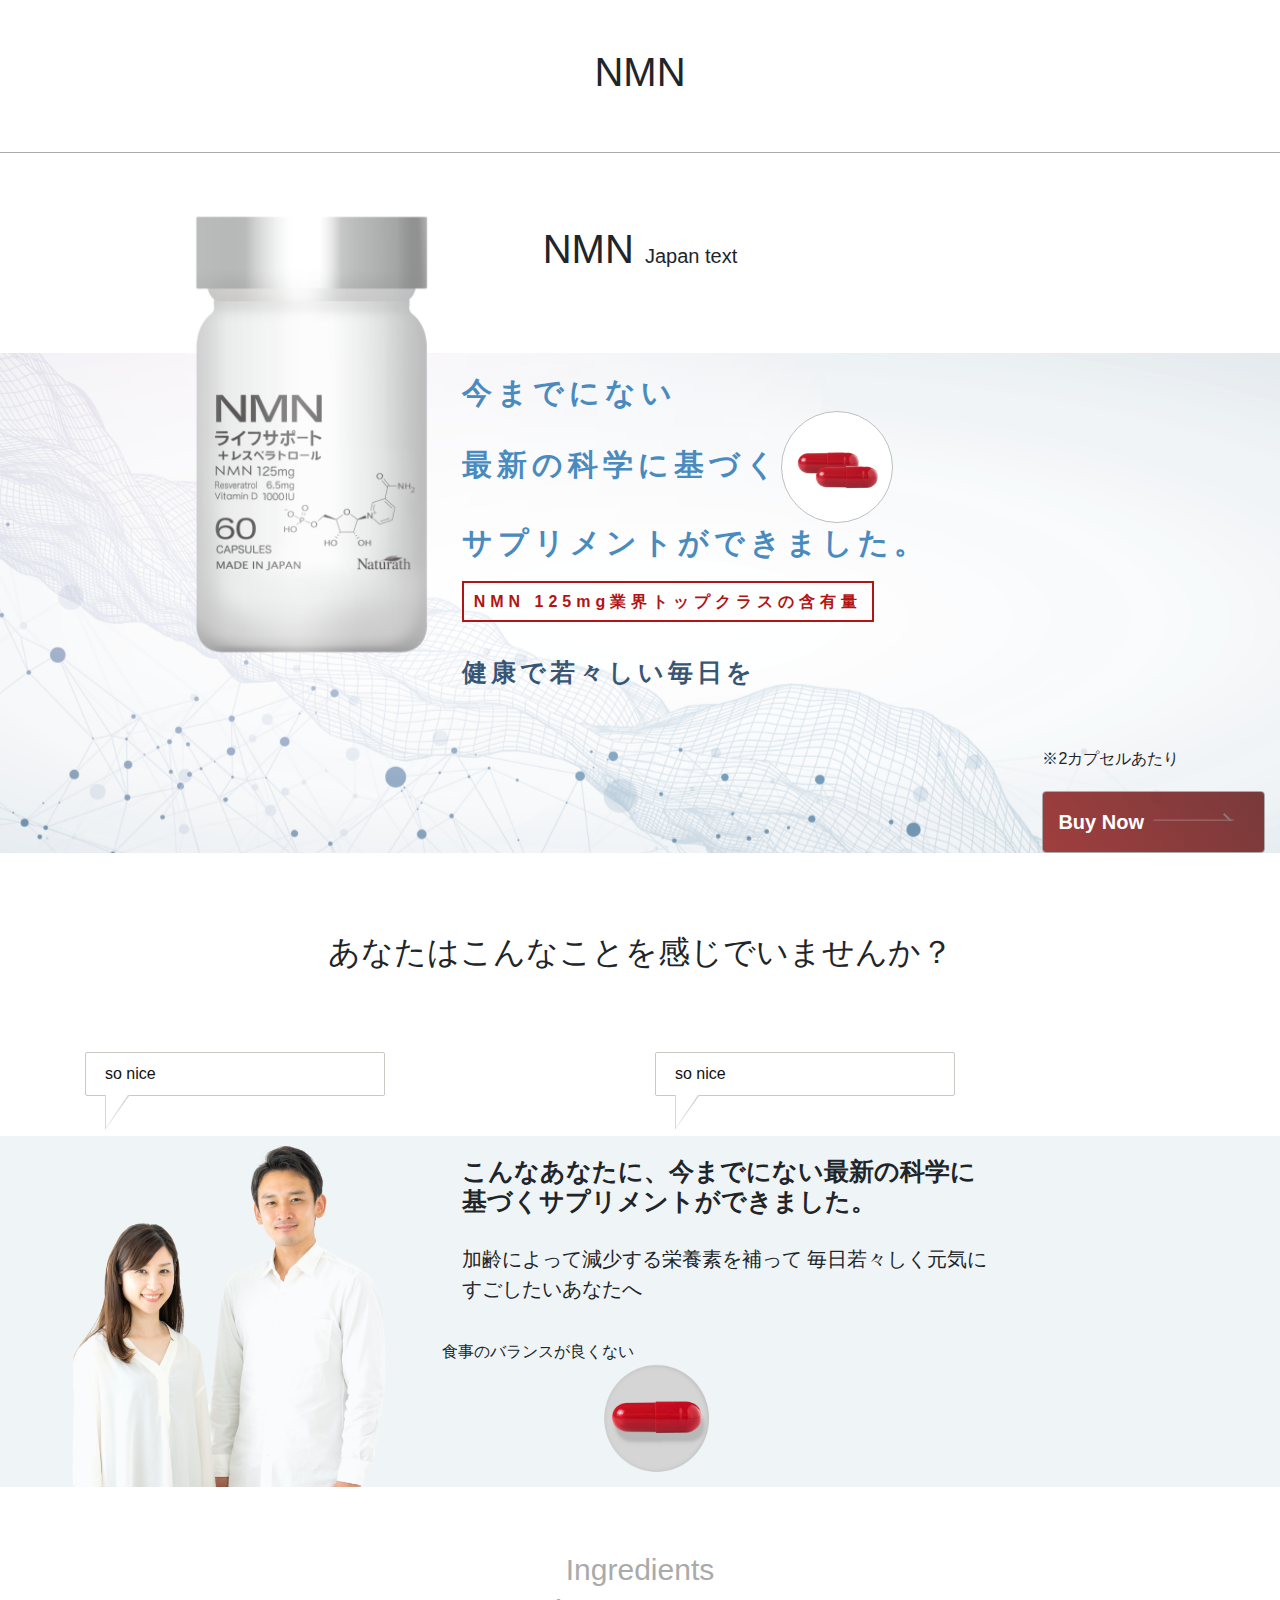
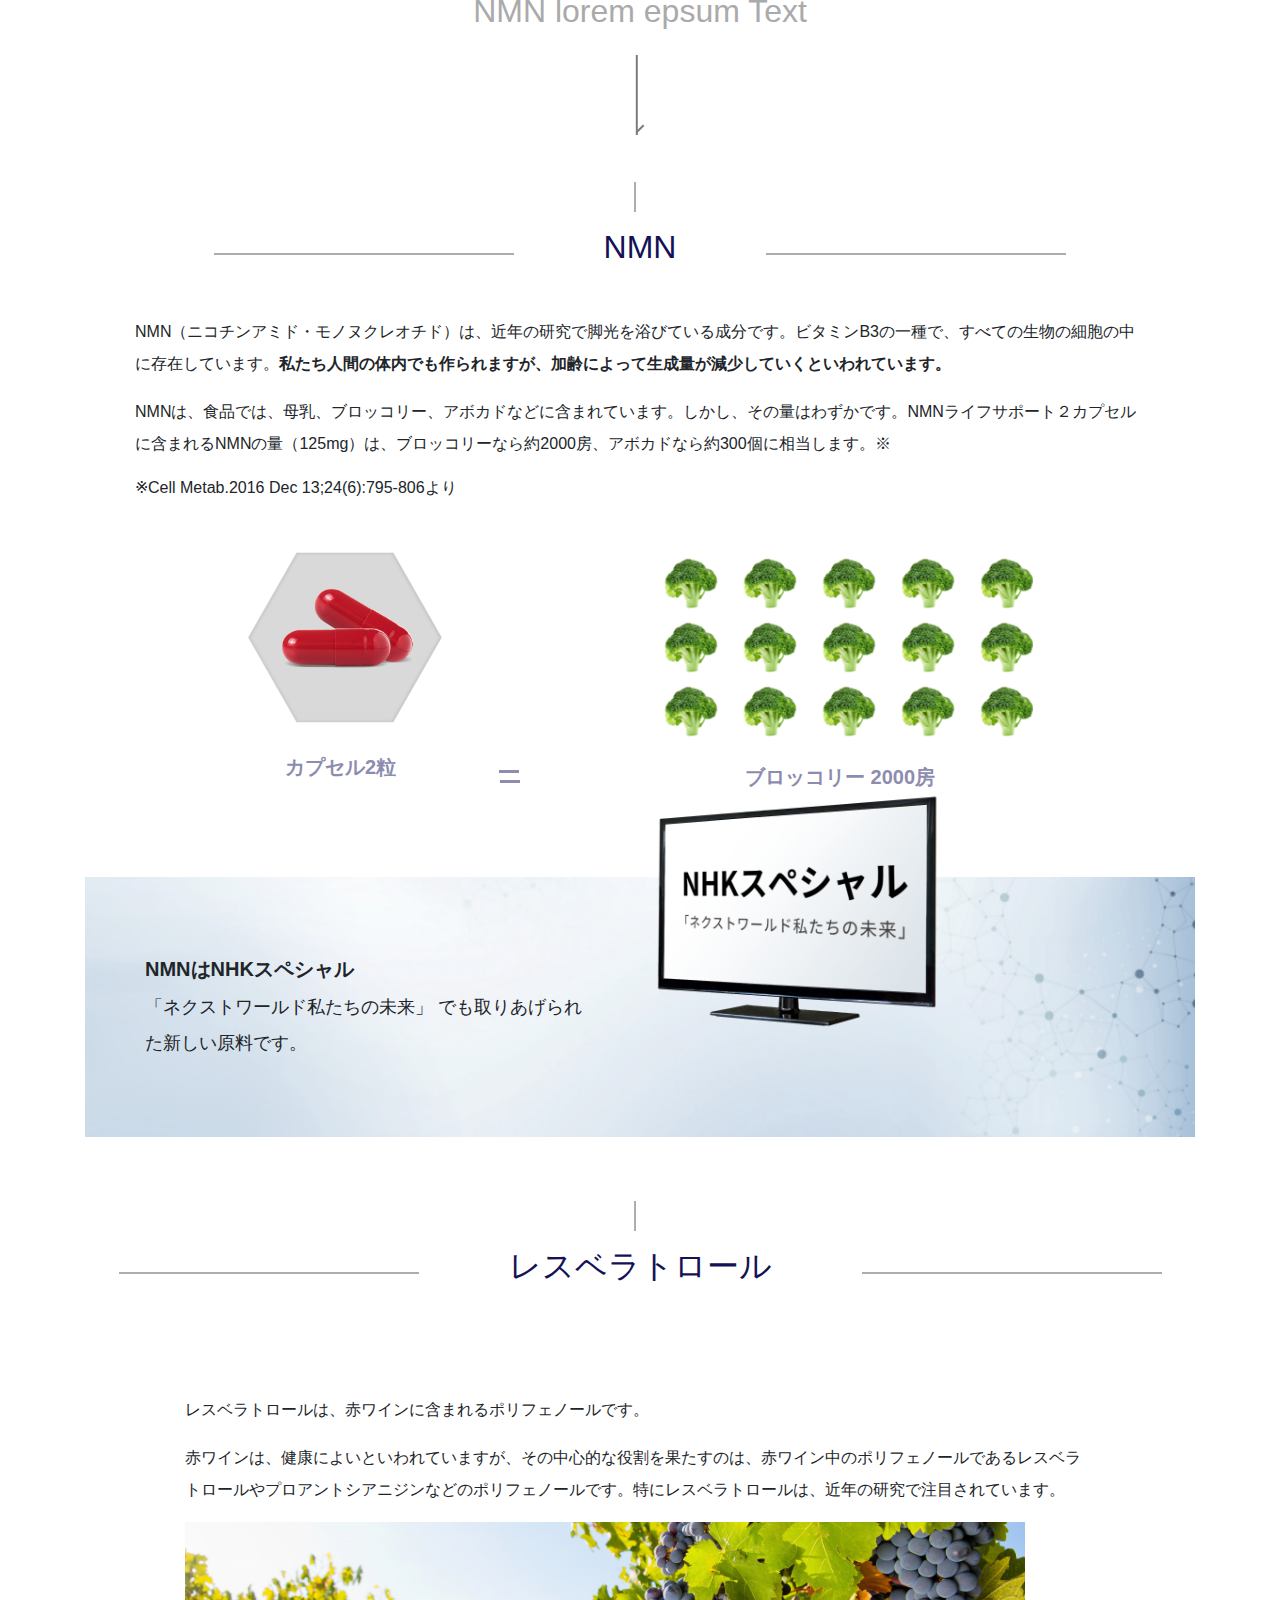
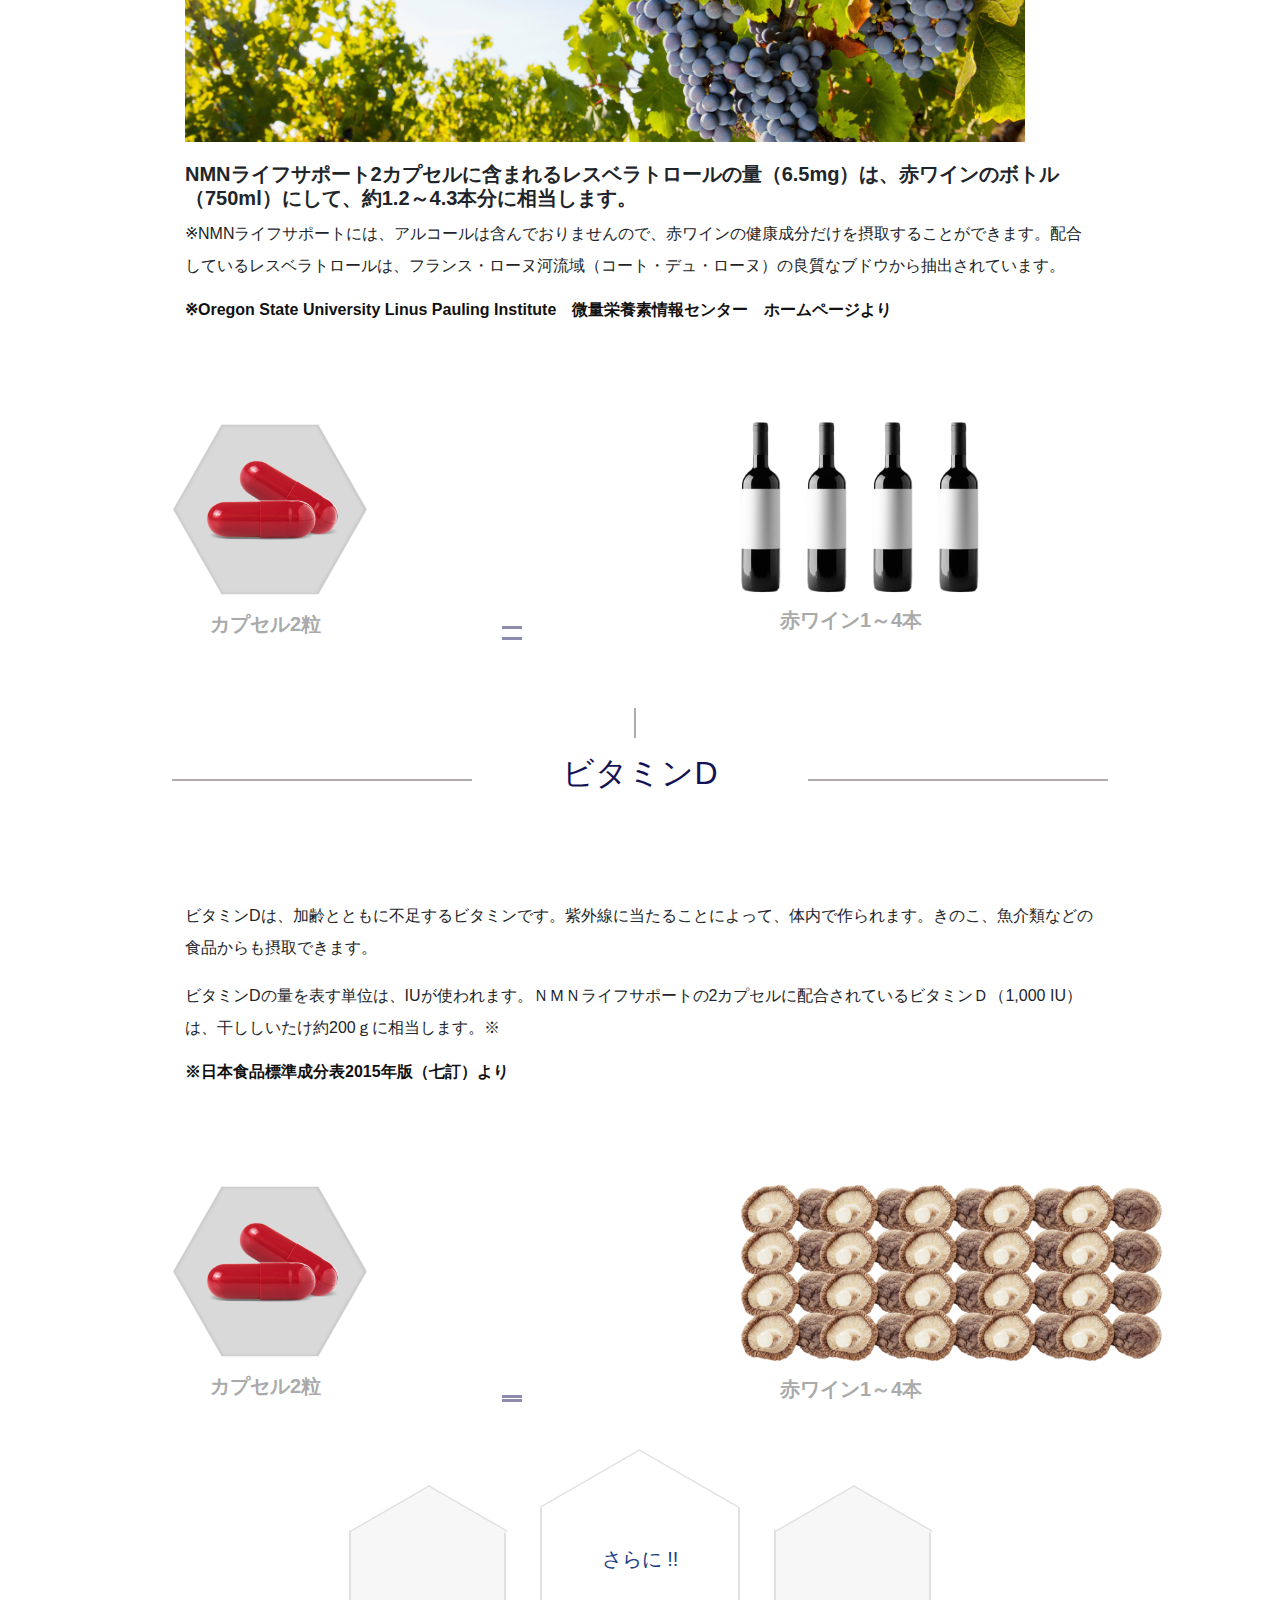
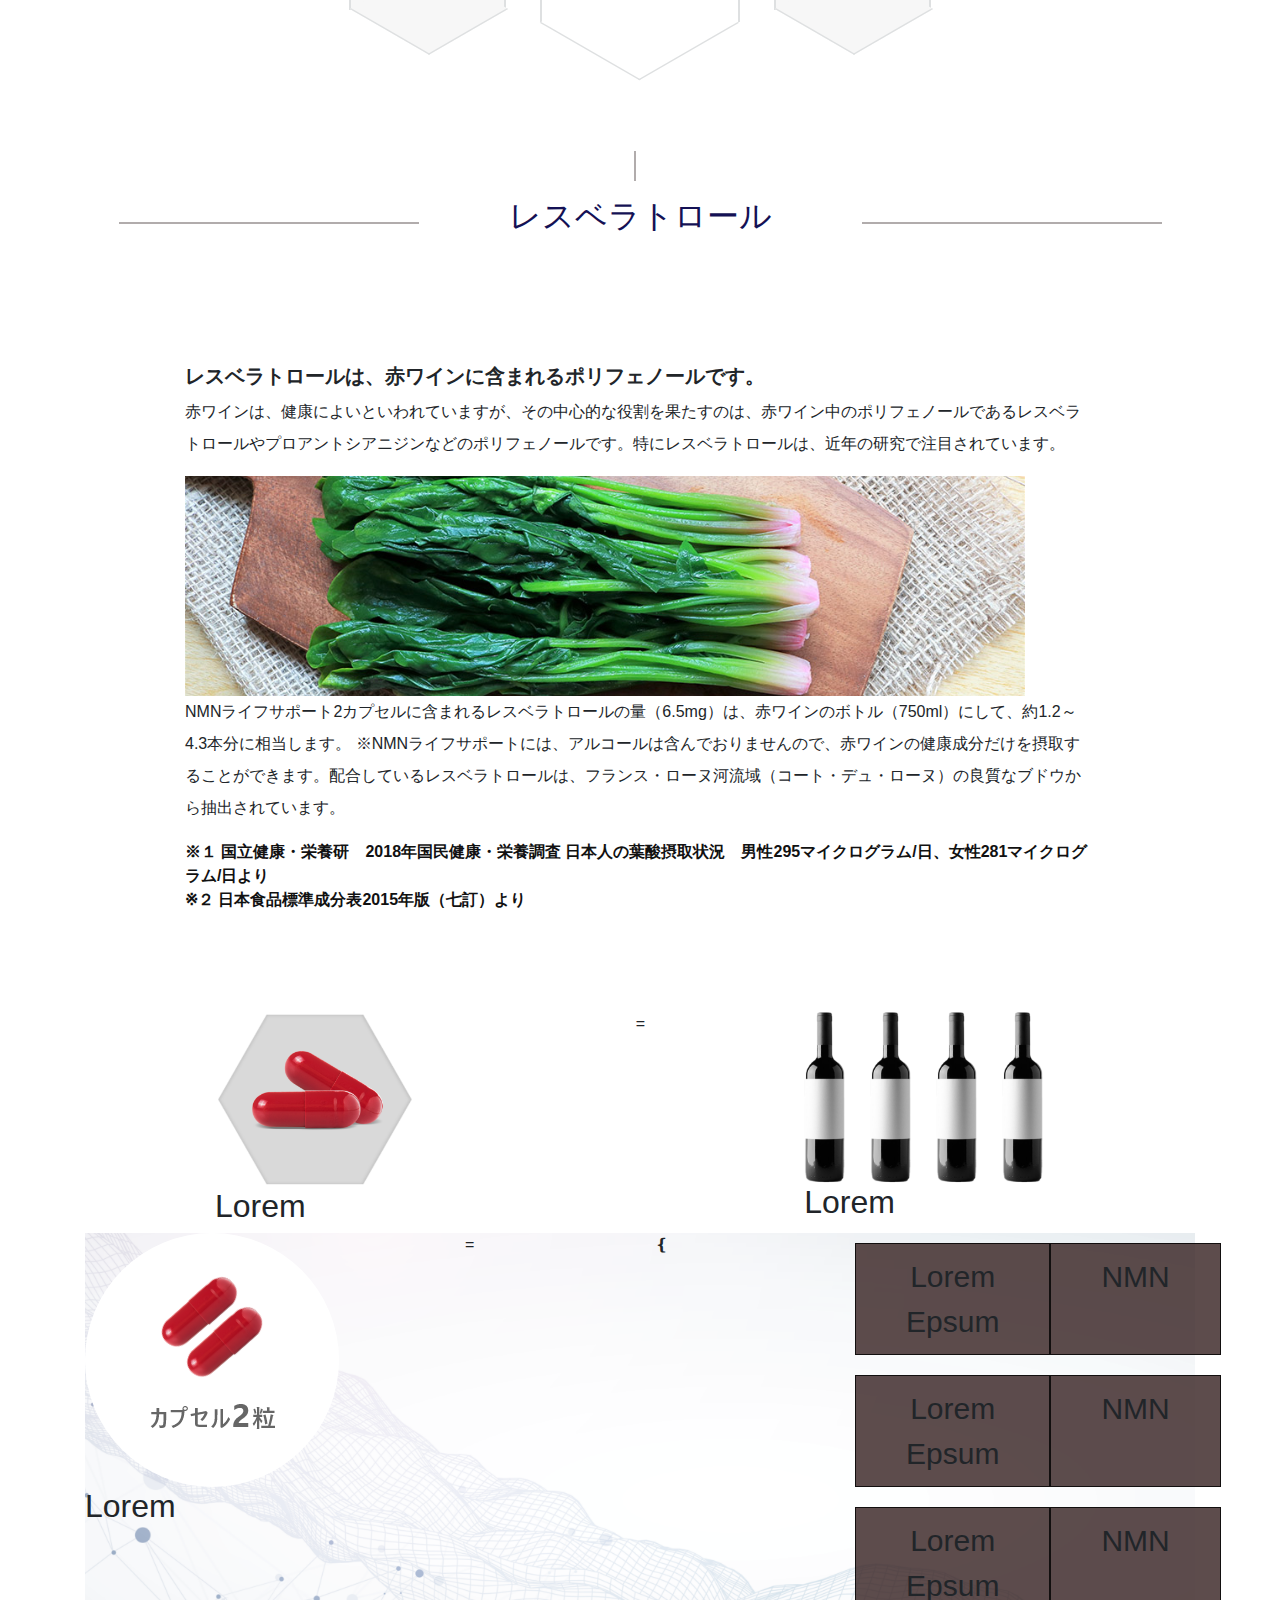
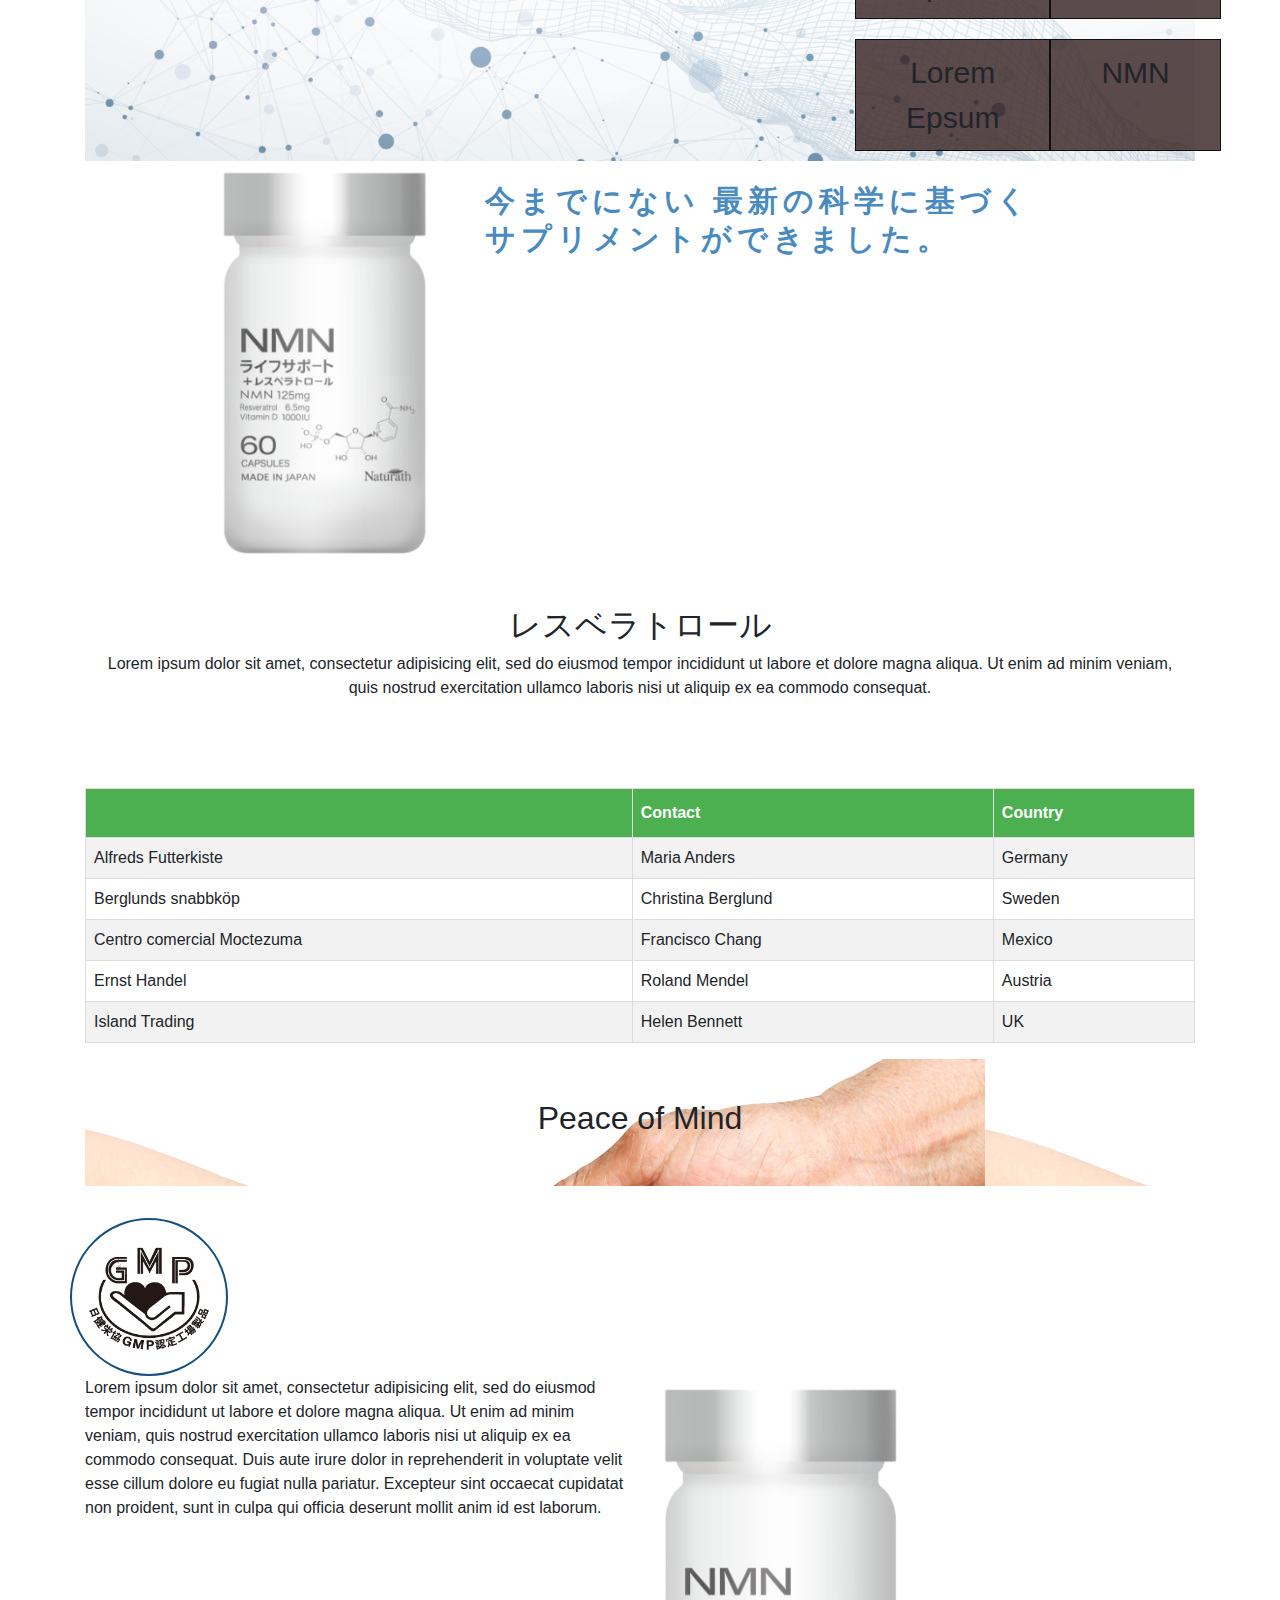
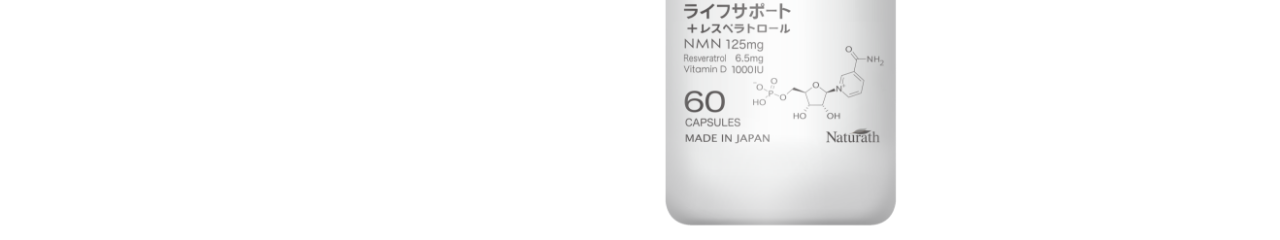
<file: NMN Design/index.html>
<!DOCTYPE html>
<html>
   <head>
      <title>NMN Design</title>
      <meta charset="utf-8">
      <meta name="viewport" content="width=device-width, initial-scale=1">
      <link rel="stylesheet" href="https://maxcdn.bootstrapcdn.com/bootstrap/4.5.2/css/bootstrap.min.css">
      <link rel="stylesheet" type="text/css" href="https://fonts.google.com/specimen/Noto+Sans+JP">
      <link rel="stylesheet" type="text/css" href="common/css/reset.css">
      <link rel="stylesheet" type="text/css" href="common/css/style.css">
   </head>
   <body>
      <div class="logo text-center">
         <h1>NMN</h1>
      </div>
      <div class="container-fluid">
         <div class="header text-center">
            <h1>NMN <span>Japan text</span></h1>
         </div>
         <div class="banner">
         <div class="row" style="background-image:url('img/bg.png');">
            <div class="col-md-4">
                  <img src="img/img-1.png" class="img-fluid">
            </div>
            <div class="col-md-8">
               <div class="text">
                  <h2><span>今までにない </span><br><span>最新の科学に基づく</span><img src="img/img-2.png"><span> <br>サプリメントができました。</span></h2>
                  <span class="bod">NMN 125mg業界トップクラスの含有量</span>
                  <p class="p1">健康で若々しい毎日を</p>
               </div>
               <div class="txt1">
                  <span>※2カプセルあたり</span><br>
                  <div class="btn"><a href="#">Buy Now <div class="arrow"></div></a></div>
               </div>
            </div>
         </div>
         </div>
      </div>
      <section class="msg_box">
         <div class="container">
            <div class="header text-center">
               <h2>あなたはこんなことを感じでいませんか？</h2>
            </div>
            <div class="row justify-content-center">
            	<div class="left col-md-6">
            		<div class="msg_icn">
            			<span>so nice</span>
            		</div>
            		
            	</div>
            	<div class="right col-md-6">
            		<div class="msg_icn">
            			<span>so nice</span>
            		</div>
            		
            	</div>
            	
            </div>
        
         </div>
      </section>

      <section class="about">
         <div class="container-fluid">
            <div class="row">
               <div class="col-md-4"><img src="img/about.png"></div>
               <div class="col-md-8">
                  <div class="txt2">
                     <h2>こんなあなたに、今までにない最新の科学に
                        基づくサプリメントができました。
                     </h2>
                     <p>
                        加齢によって減少する栄養素を補って
                        毎日若々しく元気にすごしたいあなたへ
                     </p>
                  </div>
                  <div class="label">
                     <div class="cap"></div>
                     <div class="msg_txt">
            	食事のバランスが良くない
            	 <div class="img"><img src="img/drug-1.png"></div>
            </div>
                    
                  </div>
               </div>
            </div>
         </div>
      </section>
      <section class="block1">
         <div class="container">
         	<div class="header text-center">
               <span>Ingredients</span>
               <h2>NMN lorem epsum Text</h2>

            </div>
            <div class="arrow"></div>
            <div class="sub_txt text-center">


               <h2>NMN</h2>
            </div>
            <div class="para">
               <p>NMN（ニコチンアミド・モノヌクレオチド）は、近年の研究で脚光を浴びている成分です。ビタミンB3の一種で、すべての生物の細胞の中に存在しています。<b>私たち人間の体内でも作られますが、加齢によって生成量が減少していくといわれています。</b></p>
               <p> NMNは、食品では、母乳、ブロッコリー、アボカドなどに含まれています。しかし、その量はわずかです。NMNライフサポート２カプセルに含まれるNMNの量（125mg）は、ブロッコリーなら約2000房、アボカドなら約300個に相当します。※</p>
               <span>※Cell Metab.2016 Dec 13;24(6):795-806より</span>
            </div>
            <div class="equal">
            <div class="row">
               <div class="col-md-6">
                  <img src="img/img-4.png" class="img">
                  <h2 class="eq">カプセル2粒</h2>
               </div>
               <div class="col-md-6">
                  <img src="img/img_2.png" class="img1">
                  <h2 class="eq1">ブロッコリー 2000房</h2>
               </div>
            </div>
            </div>
            <div class="txt_pc" style="background-image: url('img/bg-1.png');">
               <div class="row">
                  <div class="col-md-6">
                     <div class="txt">
                        <h3>NMNはNHKスペシャル</h3>
                        <p>「ネクストワールド私たちの未来」 でも取りあげられた新しい原料です。</p>
                     </div>
                  </div>
                  <div class="col-md-6">
                     <img src="img/pc.png" class="img-fluid">
                  </div>
               </div>
            </div>
         </div>
      </section>
      <section class="block2">
         <div class="container">
            <div class="sub_txt text-center">
               <h2>レスベラトロール</h2>
            </div>
            <div class="txt">
               <p>レスベラトロールは、赤ワインに含まれるポリフェノールです。</p>
               <p>赤ワインは、健康によいといわれていますが、その中心的な役割を果たすのは、赤ワイン中のポリフェノールであるレスベラトロールやプロアントシアニジンなどのポリフェノールです。特にレスベラトロールは、近年の研究で注目されています。</p>
               <img src="img/grape.png" class="img-fluid">
               <h3>NMNライフサポート2カプセルに含まれるレスベラトロールの量（6.5mg）は、赤ワインのボトル（750ml）にして、約1.2～4.3本分に相当します。</h3>
                  <p>※NMNライフサポートには、アルコールは含んでおりませんので、赤ワインの健康成分だけを摂取することができます。配合しているレスベラトロールは、フランス・ローヌ河流域（コート・デュ・ローヌ）の良質なブドウから抽出されています。
               </p>
               <a href="#">※Oregon State University Linus Pauling Institute　微量栄養素情報センター　ホームページより</a>
            </div>
            <div class="img_eql">
               <div class="row">
                  <div class="col-md-6">
                     <img src="img/img-4.png" class="img-fluid">
                     <h2 class="eq">カプセル2粒</h2>
                  </div>
                
                  <div class="col-md-6">
                     <img src="img/wine.png" class="img-fluid">
                     <h2 class="eq1">赤ワイン1～4本</h2>
                  </div>
               </div>
            </div>
         </div>
      </section>
      <section class="block3">
         <div class="container">
            <div class="sub_txt text-center">
               <h2>ビタミンD</h2>
            </div>
            <div class="txt">
               <p>ビタミンDは、加齢とともに不足するビタミンです。紫外線に当たることによって、体内で作られます。きのこ、魚介類などの食品からも摂取できます。</p>
               <p>ビタミンDの量を表す単位は、IUが使われます。ＮＭＮライフサポートの2カプセルに配合されているビタミンＤ（1,000 IU）は、干ししいたけ約200ｇに相当します。※</p>
               <a href="#">※日本食品標準成分表2015年版（七訂）より</a>
            </div>
            <div class="img_eql">
               <div class="row">
                  <div class="col-md-6">
                     <img src="img/img-4.png" class="img-fluid">
                     <h2 class="eq">カプセル2粒</h2>
                  </div>
                
                  <div class="col-md-6">
                     <img src="img/img_1.png" class="img-fluid">
                     <h2 class="eq1">赤ワイン1～4本</h2>
                  </div>
               </div>
            </div>
            <div class="hexa">
            	 <div class="hexa_side">
                </div>
            <div class="hexagon">
               <div class="text">
                  <h2>さらに !!</h2>
               </div>
            </div>
            <div class="hexa_side">
            </div>
            </div>
         
           
         </div>
      </section>
      <section class="block4">
         <div class="container">
            <div class="sub_txt text-center">
               <h2>レスベラトロール</h2>
            </div>
            <div class="txt">
               <h3>レスベラトロールは、赤ワインに含まれるポリフェノールです。</h3>
               <p>赤ワインは、健康によいといわれていますが、その中心的な役割を果たすのは、赤ワイン中のポリフェノールであるレスベラトロールやプロアントシアニジンなどのポリフェノールです。特にレスベラトロールは、近年の研究で注目されています。</p>
               <img src="img/slag-1.png" class="img-fluid">
               <p>NMNライフサポート2カプセルに含まれるレスベラトロールの量（6.5mg）は、赤ワインのボトル（750ml）にして、約1.2～4.3本分に相当します。
                  ※NMNライフサポートには、アルコールは含んでおりませんので、赤ワインの健康成分だけを摂取することができます。配合しているレスベラトロールは、フランス・ローヌ河流域（コート・デュ・ローヌ）の良質なブドウから抽出されています。
               </p>
               <a href="#">※１ 国立健康・栄養研　2018年国民健康・栄養調査 日本人の葉酸摂取状況　男性295マイクログラム/日、女性281マイクログラム/日より</a><br>
               <a href="#">※２ 日本食品標準成分表2015年版（七訂）より</a>
            </div>
            <div class="img">
               <div class="row">
                  <div class="col-md-5">
                     <img src="img/img-4.png">
                     <h2>Lorem</h2>
                  </div>
                  <div class="col-md-2">
                     <span>&#61;</span>
                  </div>
                  <div class="col-md-5">
                     <img src="img/wine.png">
                     <h2>Lorem</h2>
                  </div>
               </div>
            </div>
            <div class="carli" style="background-image: url('img/bg.png');">
               <div class="row">
                  <div class="col-md-4">
                     <img src="img/img-3.png">
                     <h2>Lorem</h2>
                  </div>
                  <div class="col-md-2">
                     <span>&#61;</span>
                  </div>
                  <div class="col-md-2">
                     <span>&#10100;</span>
                  </div>
                  <div class="col-md-4">
                     <div class="grid">
                        <div class="grid1"><span>Lorem Epsum</span></div>
                        <div class="grid2"><span>NMN</span></div>
                     </div>
                     <div class="grid">
                        <div class="grid1"><span>Lorem Epsum</span></div>
                        <div class="grid2"><span>NMN</span></div>
                     </div>
                     <div class="grid">
                        <div class="grid1"><span>Lorem Epsum</span></div>
                        <div class="grid2"><span>NMN</span></div>
                     </div>
                     <div class="grid">
                        <div class="grid1"><span>Lorem Epsum</span></div>
                        <div class="grid2"><span>NMN</span></div>
                     </div>
                  </div>
               </div>
            </div>
            <div class="row">
               <div class="col-md-4">
                  <div class="img">
                     <img src="img/img-1.png" class="img-fluid">
                  </div>
               </div>
               <div class="col-md-8">
                  <div class="text">
                     <h2><span>今までにない 最新の科学に基づく <br>サプリメントができました。</span></h2>
                  </div>
               </div>
            </div>
         </div>
      </section>
      <section class="table">
         <div class="container">
            <div class="header text-center">
               <h2>レスベラトロール</h2>
               <p>Lorem ipsum dolor sit amet, consectetur adipisicing elit, sed do eiusmod
                  tempor incididunt ut labore et dolore magna aliqua. Ut enim ad minim veniam,
                  quis nostrud exercitation ullamco laboris nisi ut aliquip ex ea commodo
                  consequat.
               </p>
            </div>
            <table id="customers">
               <tr>
                  <th></th>
                  <th>Contact</th>
                  <th>Country</th>
               </tr>
               <tr>
                  <td>Alfreds Futterkiste</td>
                  <td>Maria Anders</td>
                  <td>Germany</td>
               </tr>
               <tr>
                  <td>Berglunds snabbköp</td>
                  <td>Christina Berglund</td>
                  <td>Sweden</td>
               </tr>
               <tr>
                  <td>Centro comercial Moctezuma</td>
                  <td>Francisco Chang</td>
                  <td>Mexico</td>
               </tr>
               <tr>
                  <td>Ernst Handel</td>
                  <td>Roland Mendel</td>
                  <td>Austria</td>
               </tr>
               <tr>
                  <td>Island Trading</td>
                  <td>Helen Bennett</td>
                  <td>UK</td>
               </tr>
            </table>
         </div>
      </section>
      <section class="peace">
         <div class="container">
            <div class="header text-center"  style="background-image: url('img/hand.png');">
               <h2>Peace of Mind</h2>
            </div>
            <div class="row">
               <img src="img/logo.png" class="img-fluid">
            </div>
            <div class="row">
               <div class="col-md-6">
                  <div class="text">
                     <p>Lorem ipsum dolor sit amet, consectetur adipisicing elit, sed do eiusmod
                        tempor incididunt ut labore et dolore magna aliqua. Ut enim ad minim veniam,
                        quis nostrud exercitation ullamco laboris nisi ut aliquip ex ea commodo
                        consequat. Duis aute irure dolor in reprehenderit in voluptate velit esse
                        cillum dolore eu fugiat nulla pariatur. Excepteur sint occaecat cupidatat non
                        proident, sunt in culpa qui officia deserunt mollit anim id est laborum.
                     </p>
                  </div>
               </div>
               <div class="col-md-4">
                  <img src="img/img-1.png" class="img-fluid">
               </div>
            </div>
         </div>
      </section>
      <script src="https://ajax.googleapis.com/ajax/libs/jquery/3.5.1/jquery.min.js"></script>
      <script src="https://cdnjs.cloudflare.com/ajax/libs/popper.js/1.16.0/umd/popper.min.js"></script>
      <script src="https://maxcdn.bootstrapcdn.com/bootstrap/4.5.2/js/bootstrap.min.js"></script>
   </body>
</html>
</file>
<file: NMN Design/common/css/style.css>
a{
	text-decoration: none!important;
}
.logo {
    padding: 32px 16px;
    margin-bottom: 32px;
    border-bottom: 1px solid #aaa;
}
@media (min-width: 576px){
.logo {
    padding: 48px 32px;
}
}
.header {
    padding: 32px 16px;
    margin-bottom: 32px;
}
@media (min-width: 576px){
.header {
    padding: 40px 20px;
}
}
.header h1 span{
	font-size: 20px;
}
.banner{
	position: relative;
}
.banner .col-md-4 img {
    position: absolute;
    top: -30%;
    float: left;
    padding-left: 40%;
}
.text h2{
	padding:20px;
}
.text h2 span {
    color: #498bbf;
    font-size: 30px;
    font-weight: 600;
    letter-spacing: 5px;
}
.img{
	padding-left: 130px;
}
.text .bod {
    color: #b31414;
    padding: 10px;
    border: 2px solid #b31414;
    margin-left: 20px;
    letter-spacing: 5px;
    font-weight: 400px;
    font-weight: 700;
    margin-bottom: 0px;
}
.text .p1 {
    margin-top: 20px;
    padding: 20px;
    font-size: 25px;
    font-weight: 600;
    letter-spacing: 4px;
    color: #395574;
}
.txt1{
	float: right;
	margin-top:20px;
}
.btn {
    margin-top: 20px;
    background: linear-gradient(50deg, #a03e3e, #5d0f0fcf);
    width: 100%;
    padding: 15px; 
    padding-right: 60px;
    border:1px solid #aaa;
}
.btn a{
	position: relative;
	color: #fff;
    font-weight: 600;
    font-size: 20px;
    padding-right: 60px;
}
.btn a .arrow {
    position: absolute;
    left: 170px;
    width: 1px;
    background: #d6cdcd66;
    transform: rotate(-90deg) translate(-210%, -35px);
    transform-origin: center center;
    bottom: -25px;
}
/*.btn a:after{
	content: "\21C0";
	padding-left: 20px;
}*/
.msg_box{
	margin:40px;
}


.msg_icn {
  display: inline-block;
  position: relative;
  padding:  10px 20px;
  color: #fff;
  box-sizing: border-box;
  max-width: 300px;
  min-width: 80px;
  min-height: 38px;
  justify-content: center;
}
.msg_icn span{
	color: #111;
}
.msg_icn:before {
    content: "";
    position: absolute;
    display: block;
    top: 0;
    left: 0;
    height: 100%;
    width: 300px;
    border: 1px solid #cac8c2;
    border-radius: 2px;
    box-sizing: border-box;
    clip-path: polygon(0% 105%, 0% 0%, 105% 0%, 105% 105%, 43px 105%, 43px 80%, 21px 80%, 21px 105%);
}
.msg_icn:after {
    content: "";
    position: absolute;
    display: block;
    width: 25px;
    height: 35px;
    background: #d8d7d2;
    top: calc(100% - 1px);
    left: 20px;
    box-sizing: border-box;
    clip-path: polygon(0 0, 0% 100%, 100% 0%, calc(100% - 2px) 0, 1px calc(100% - 2px), 1px 0);
}

.about{
	background-color: #eff5f7;
}
.about .txt2{
	width: 70%;
	padding:20px;
}
.about .txt2 h2{
	font-size: 25px;
    font-weight: 600;
}
.about .txt2 p{
	padding-top: 20px;
    font-size: 20px;
    font-weight: 400;

}
.about img{
	padding-left: 30px;
}
.para{
	justify-content: center;
	align-items: center;
	text-align: justify-all;
	margin: 30px;
}
.block1{
	margin:40px;
}
.block1 .header{
	font-size: 30px;
    padding: 20px;
    padding-bottom: 20px;
    color: #aaa;
}
.block1 .sub_txt{
	color: #9595af;
    font-size: 35px;
    margin-top: 100px;
}
.arrow {
    position: absolute;
    left: 50%;
    width: 2px;
    height: 80px;
    background: #807a7a;
    transform: rotate(0deg) translate(-210%, -35px);
    transform-origin: center center;
}
.arrow::after {
    position: absolute;
    content: "";
    width: 2px;
    height: 10px;
    background: #807a7a;
    transform: rotate(45deg) translate(-210%, -35px);
    transform-origin: bottom;
    bottom: -25px;
    right: 22px;
}      
 .sub_txt{
 	position: relative;
 	padding-top: 50px;
 }  
 .sub_txt h2 {
    padding-top: 20px;
    color: #141155;
}   
.sub_txt:before {
    position: absolute;
    content: "";
    width: 30px;
    height: 2px;
    background: #b1acac;
    transform: rotate(90deg) translate(-40%, 20px);
    transform-origin: center center;
}    
 .sub_txt h2::before {
    position: absolute;
    content: "";
    width: 300px;
    height: 2px;
    background: #b1acac;
    transform: rotate(180deg) translate(130%, -25px);
}
 .sub_txt h2::after {
    position: absolute;
    content: "";
    width: 300px;
    height: 2px;
    background: #b1acac;
    transform: rotate(180deg) translate(-30%, -25px);
}
 .clip-block {
    display: table-cell;
    vertical-align: middle;
  }

.clip-caption {
  width: 100%;
  position: absolute;
  top: 50%;
  -ms-transform: translateY(-50%);
  -webkit-transform: translateY(-50%);
  transform: translateY(-50%);
  text-align: center;
}
.block1 .equal{
	margin: 30px;
}
.block1 .equal h2{
	position: relative;
	font-size: 20px;
	color: #8d8caf;
	font-weight: 600;
	padding: 20px;


}
.block1 .equal .eq{
	padding-left: 170px!important;
	padding-top: 30px;
}
.block1 .equal .eq1{
	padding-left: 90px!important;
}


.block1 .equal .eq:after {
    position: absolute;
    content: "";
    left: 80%;
    width: 20px;
    height: 3px;
    background: #8d8caf;
    transform: rotate(180deg) translate(120%, -15px);
}
.block1 .equal .eq1:before {
    position: absolute;
    content: "";
    width: 20px;
    right: 100%;
    height: 3px;
    background: #8d8caf;
    transform: rotate(-180deg) translate(135px, -15px);
}
.block1 .para{
	padding:20px;

}
.block1 .para p{
	line-height: 2;
}
.block1 .para span{
	font-size: 16px;
	font-weight: 500;
	padding-top: 20px;

}
.txt_pc{
	position: relative;
	background-repeat: no-repeat;
	background-size: cover;
	padding:30px;
	margin-top: 60px;
}
.txt_pc .txt{
	padding:30px;
}

.txt_pc .txt h2{
	font-size: 20px;
}
.txt_pc .txt p{
	font-size: 18px;
	font-weight: 500;
}
.txt_pc img{
	position: absolute;
	top: -60%;
}

.grid {
  display: grid;
  grid-template-columns: auto auto auto;
  padding: 10px;
}

.grid1{
    background-color: rgba(52, 31, 31, 0.8);
    border: 1px solid rgba(0, 0, 0, 0.8);
    /* padding: 20px; */
    padding-left: 50px;
    padding-right: 50px;
    padding-top: 10px;
    padding-bottom: 10px;
    font-size: 30px;
    text-align: center;
    column-width: 100%;
}
.grid2{
    background-color: rgba(52, 31, 31, 0.8);
    border: 1px solid rgba(0, 0, 0, 0.8);
    /* padding: 20px; */
    padding-left: 50px;
    padding-right: 50px;
    padding-top: 10px;
    padding-bottom: 10px;
    font-size: 30px;
    text-align: center;
    column-width: 100%;
}
#customers {
  border-collapse: collapse;
  width: 100%;
}

#customers td, #customers th {
  border: 1px solid #ddd;
  padding: 8px;
}

#customers tr:nth-child(even){background-color: #f2f2f2;}

#customers tr:hover {background-color: #ddd;}

#customers th {
  padding-top: 12px;
  padding-bottom: 12px;
  text-align: left;
  background-color: #4CAF50;
  color: white;
}
.box {
    width: 380px;
    height: auto;
    background-color: black;
    color: #fff;
    padding: 15px;
    position: relative;
    margin: 40px;
    float: left;
}



.box.arrow-bottom:after {
    content: " ";
    position: absolute;
    /* right: 30px; */
    bottom: -15px;
    border-top: 15px solid black;
    border-right: 15px solid transparent;
    /* border-left: 15px solid transparent; */
    border-bottom: none;
}


@media only screen and (min-width:240px) and (max-width: 768px){
    .box{
        display: block;
        float: none;
        margin: 40px auto;
    }
}
.block2{
	margin:40px;
}
 .txt{
  padding:100px;
}
 .txt h3{
	padding-top: 20px;
	font-size: 20px;
	font-weight: 600;
}
.txt p{
	line-height: 2;
	font-size: 16px;
	text-align: justify-all;

}
.txt a{
	color: #111;
	font-weight: 600;
}
.img_eql .col-md-6{
  padding-left: 100px;
}
 .img_eql h2{
	font-size: 20px;
	font-weight: 600;
	color: #aaa;
	padding-left: 40px;
	padding-top: 15px;
}

 .img_eql .eq:after {
    position: absolute;
    content: "";
    left: 80%;
    width: 20px;
    height: 3px;
    background: #8d8caf;
    transform: rotate(180deg) translate(120%, -25px);
}
.img_eql .eq1:before {
    position: absolute;
    content: "";
    width: 20px;
    right: 97%;
    height: 3px;
    background: #8d8caf;
    transform: rotate(-180deg) translate(135px, -18px);
}
.block3{
	margin:40px;
}
.block3 .hexa{
	margin:40px;
	text-align: center;
}
.block3 .hexa .hexagon{
	margin-left: 30px;
	margin-right: 30px;
}
.hexagon .text{
      position: absolute;
    z-index: 1000;
    width: 100%;
    text-align: center;
}
.hexagon .text h2 {
    padding: 20px;
    font-size: 20px;
    padding-top: 40px;
    color: #174084;
}
.hexagon {
	display: inline-block;
  position: relative;
  width: 200px; 
  height: 115.47px;
  background-color: #ffffff;
  margin: 57.74px 0;
  border-left: solid 2px #dee0e1;
  border-right: solid 2px #dee0e1;
}

.hexagon:before,
.hexagon:after {
  content: "";
  position: absolute;
  z-index: 1;
  width: 141.42px;
  height: 141.42px;
  -webkit-transform: scaleY(0.5774) rotate(-45deg);
  -ms-transform: scaleY(0.5774) rotate(-45deg);
  transform: scaleY(0.5774) rotate(-45deg);
  background-color: inherit;
  left: 27.2893px;
}

.hexagon:before {
  top: -70.7107px;
  border-top: solid 2.8284px #dee0e1;
  border-right: solid 2.8284px #dee0e1;
}

.hexagon:after {
  bottom: -70.7107px;
  border-bottom: solid 2.8284px #dee0e1;
  border-left: solid 2.8284px #dee0e1;
}
.hexa_side {
 display: inline-block;
  position: relative;
  width: 157px; 
  height: 80px;
  background-color: #f7f7f7;
  margin: 70px 0;
  border-left: solid 2px #dee0e1;
  border-right: solid 2px #dee0e1;
}

.hexa_side:before,
.hexa_side:after {
  content: "";
  position: absolute;
  z-index: 1;
  width: 112px;
  height:112px;
  -webkit-transform: scaleY(0.5774) rotate(-45deg);
  -ms-transform: scaleY(0.5774) rotate(-45deg);
  transform: scaleY(0.5774) rotate(-45deg);
  background-color: inherit;
  left: 22px;
}

.hexa_side:before {
  top: -55px;
  border-top: solid 2.8284px #dee0e1;
  border-right: solid 2.8284px #dee0e1;
}

.hexa_side:after {
  bottom: -55px;
  border-bottom: solid 2.8284px #dee0e1;
  border-left: solid 2.8284px #dee0e1;
}
</file>
